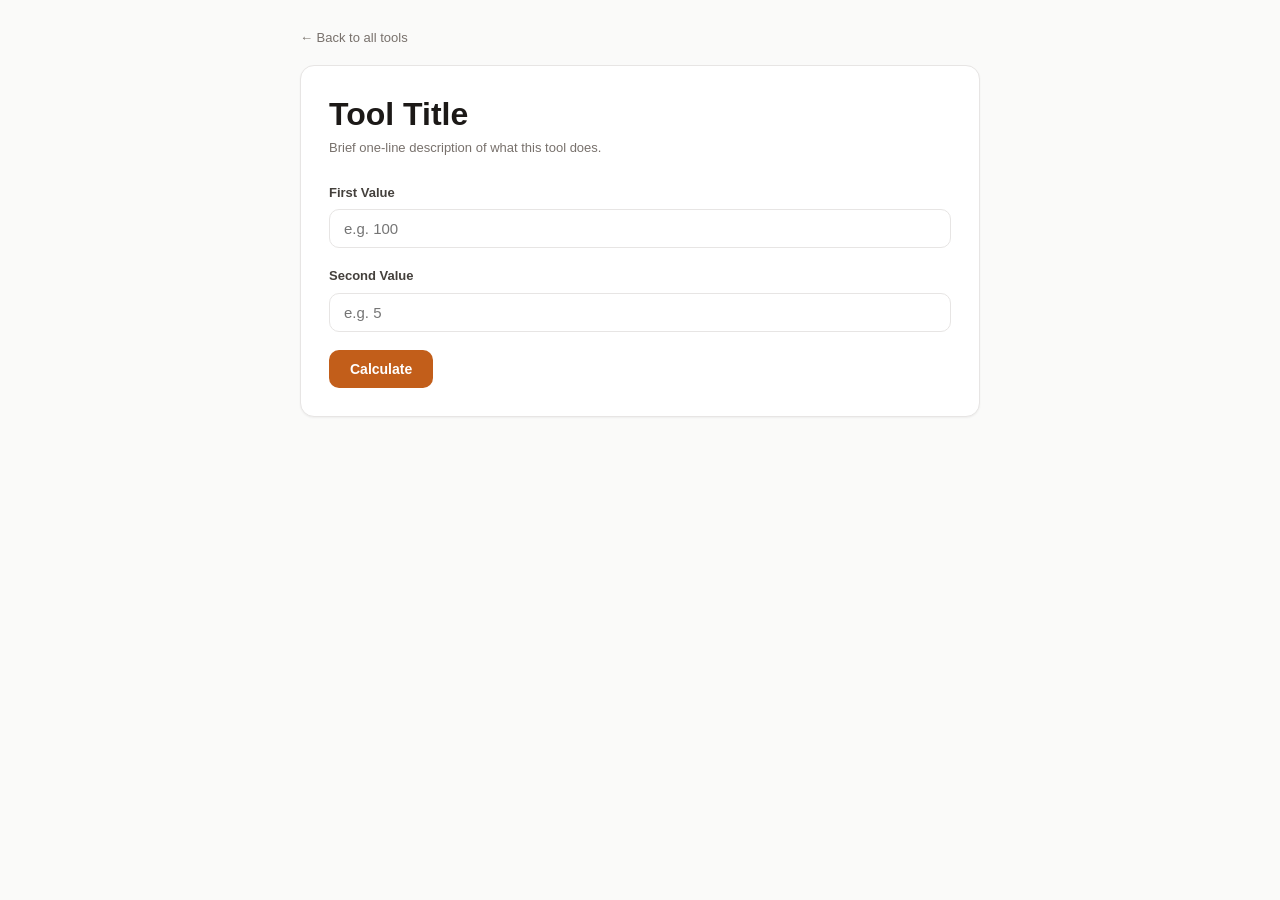
<file: students/_template/index.html>
<!DOCTYPE html>
<html lang="en">
<head>
  <meta charset="UTF-8">
  <meta name="viewport" content="width=device-width, initial-scale=1.0">
  <title>Tool Name — Lahore Toolbox</title>
  <link rel="stylesheet" href="../../styles/shared.css">
  <link rel="stylesheet" href="style.css">
</head>
<body>
  <div class="container">
    <a href="../../index.html" class="back-link">&larr; Back to all tools</a>

    <div class="card">
      <h1>Tool Title</h1>
      <p class="muted" style="margin-top: 4px; margin-bottom: 24px;">
        Brief one-line description of what this tool does.
      </p>

      <div class="form-group">
        <label for="example-input">First Value</label>
        <input type="number" id="example-input" class="input" placeholder="e.g. 100">
      </div>

      <div class="form-group">
        <label for="second-input">Second Value</label>
        <input type="number" id="second-input" class="input" placeholder="e.g. 5">
      </div>

      <button id="calculate-btn" class="btn">Calculate</button>

      <div id="result" class="result" hidden></div>
    </div>
  </div>

  <script src="script.js"></script>
</body>
</html>
</file>
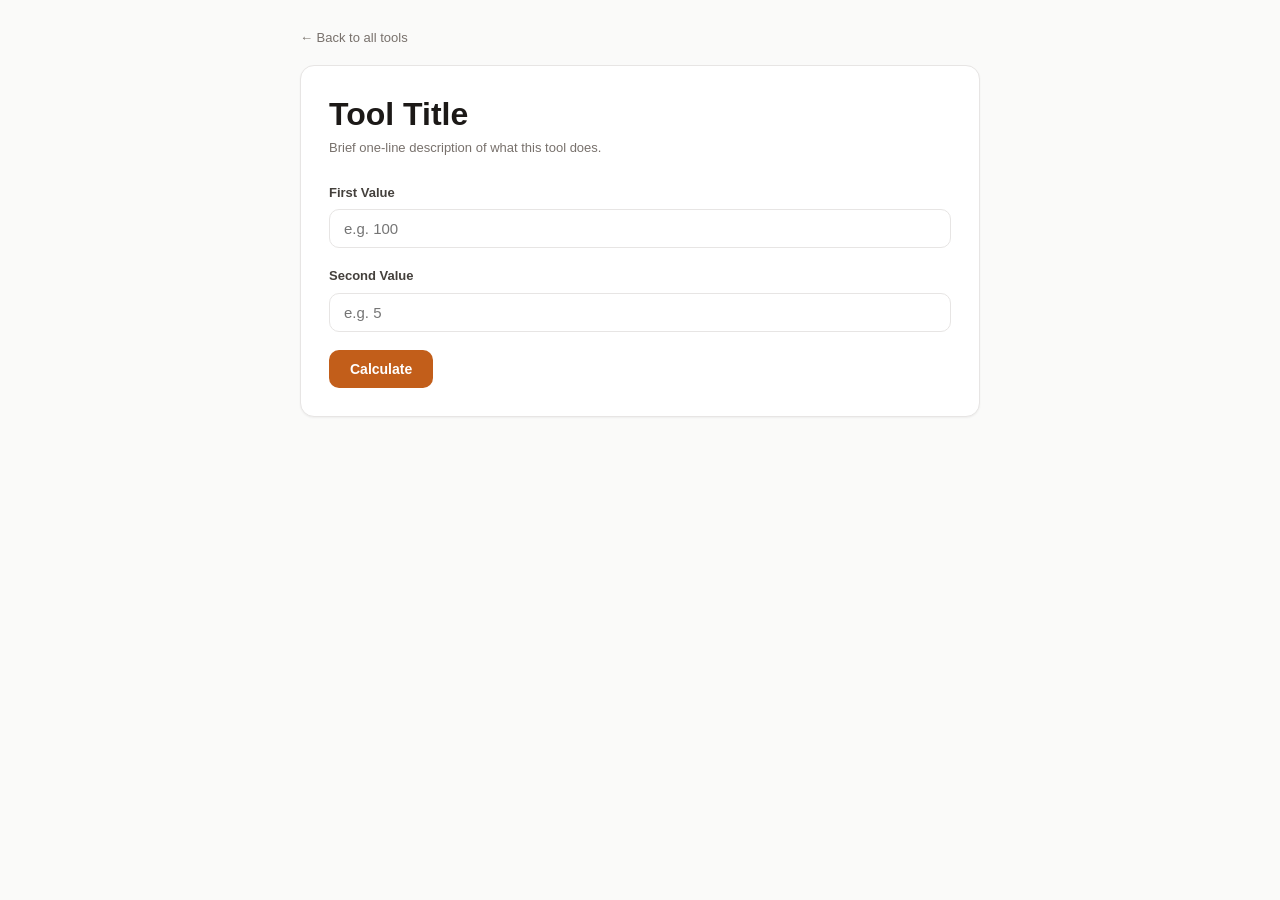
<file: public/students/_template/index.html>
<!DOCTYPE html>
<html lang="en">
<head>
  <meta charset="UTF-8">
  <meta name="viewport" content="width=device-width, initial-scale=1.0">
  <!-- TODO: Change title to your tool name -->
  <title>Tool Name — Lahore Toolbox</title>
  <link rel="stylesheet" href="../../styles/shared.css">
  <link rel="stylesheet" href="style.css">
</head>
<body>
  <div class="container">
    <!-- Keep this back link so users can easily return to the toolbox home -->
    <a href="../../index.html" class="back-link">&larr; Back to all tools</a>

    <div class="card">
      <!-- TODO: Change heading and description -->
      <h1>Tool Title</h1>
      <p class="muted" style="margin-top: 4px; margin-bottom: 24px;">
        Brief one-line description of what this tool does.
      </p>

      <!-- TODO: Add your input fields inside .form-group containers -->
      <div class="form-group">
        <label for="example-input">First Value</label>
        <input type="number" id="example-input" class="input" placeholder="e.g. 100">
      </div>

      <div class="form-group">
        <label for="second-input">Second Value</label>
        <input type="number" id="second-input" class="input" placeholder="e.g. 5">
      </div>

      <button id="calculate-btn" class="btn">Calculate</button>

      <!-- Result element: hidden by default, script will populate and unhide -->
      <div id="result" class="result" hidden></div>
    </div>
  </div>

  <script src="script.js"></script>
</body>
</html>
</file>
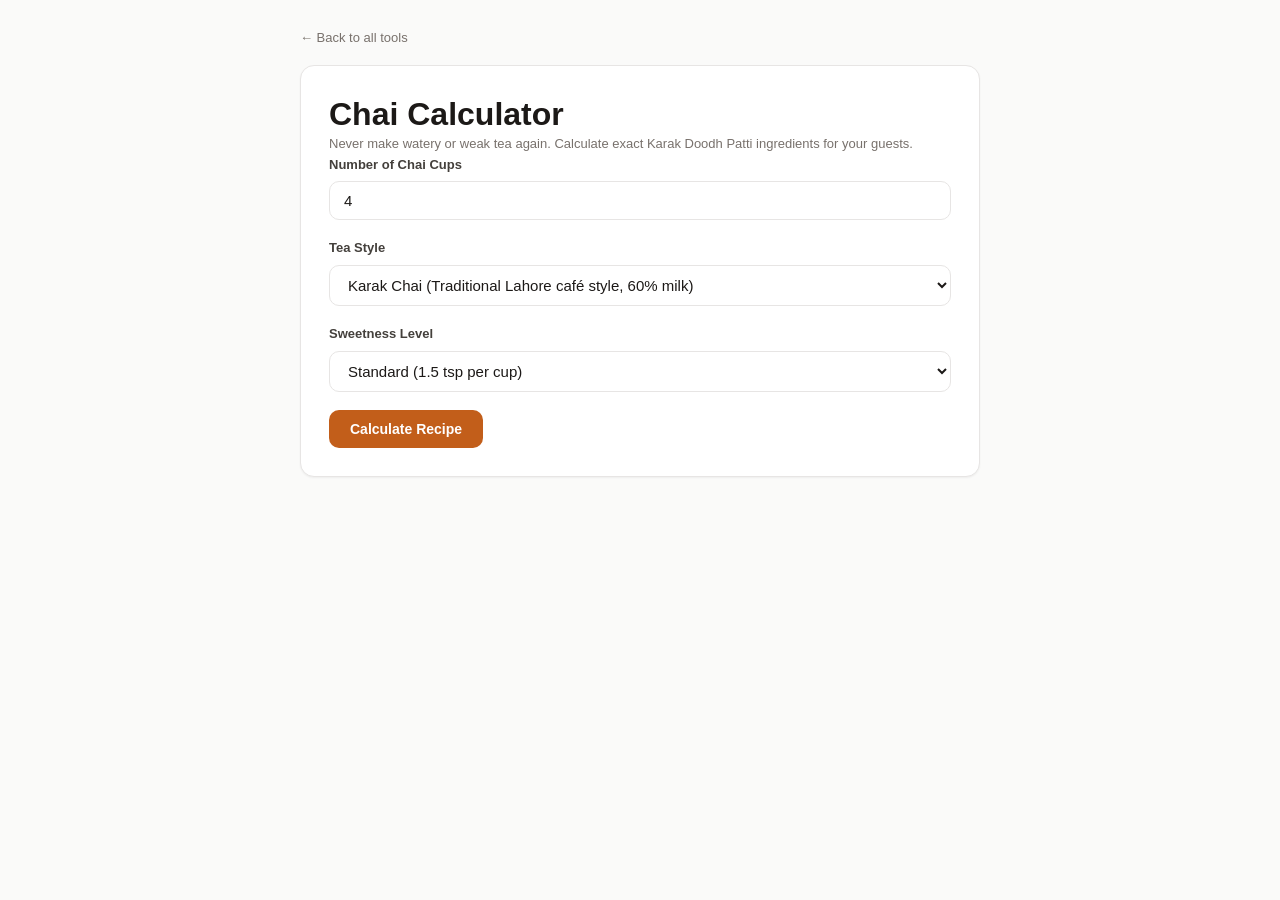
<file: public/students/ayesha-khan/index.html>
<!DOCTYPE html>
<html lang="en">
<head>
  <meta charset="UTF-8">
  <meta name="viewport" content="width=device-width, initial-scale=1.0">
  <title>Chai Calculator — Lahore Toolbox</title>
  <link rel="stylesheet" href="../../styles/shared.css">
  <link rel="stylesheet" href="style.css">
</head>
<body>
  <div class="container">
    <a href="../../index.html" class="back-link">&larr; Back to all tools</a>

    <div class="card">
      <div class="tool-header">
        <h1>Chai Calculator</h1>
        <p class="muted">Never make watery or weak tea again. Calculate exact Karak Doodh Patti ingredients for your guests.</p>
      </div>

      <div class="form-group">
        <label for="guest-count">Number of Chai Cups</label>
        <input type="number" id="guest-count" class="input" value="4" min="1" max="100">
      </div>

      <div class="form-group">
        <label for="chai-style">Tea Style</label>
        <select id="chai-style" class="input">
          <option value="karak">Karak Chai (Traditional Lahore café style, 60% milk)</option>
          <option value="doodh-patti">Pure Doodh Patti (Rich & creamy, 90% milk)</option>
          <option value="light">Subtle Light Chai (50% water, 50% milk)</option>
        </select>
      </div>

      <div class="form-group">
        <label for="sweetness">Sweetness Level</label>
        <select id="sweetness" class="input">
          <option value="0">Sugar-free (Phiki)</option>
          <option value="0.75">Kam Meethi (0.75 tsp per cup)</option>
          <option value="1.5" selected>Standard (1.5 tsp per cup)</option>
          <option value="2.5">Tezz Meethi (2.5 tsp per cup)</option>
        </select>
      </div>

      <button id="calculate-btn" class="btn">Calculate Recipe</button>

      <div id="result" class="result" hidden></div>
    </div>
  </div>

  <script src="script.js"></script>
</body>
</html>
</file>
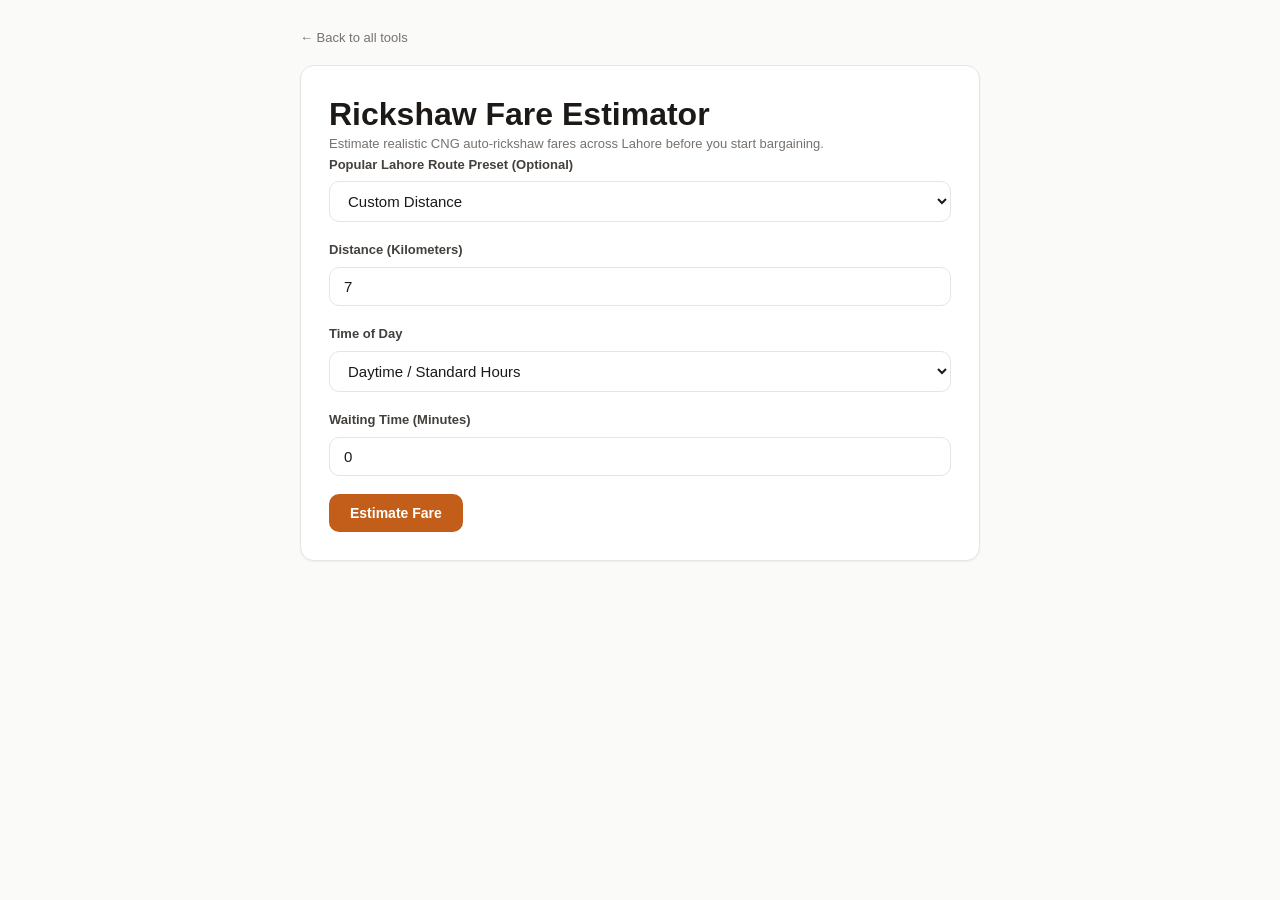
<file: public/students/bilal-ahmed/index.html>
<!DOCTYPE html>
<html lang="en">
<head>
  <meta charset="UTF-8">
  <meta name="viewport" content="width=device-width, initial-scale=1.0">
  <title>Rickshaw Fare Estimator — Lahore Toolbox</title>
  <link rel="stylesheet" href="../../styles/shared.css">
  <link rel="stylesheet" href="style.css">
</head>
<body>
  <div class="container">
    <a href="../../index.html" class="back-link">&larr; Back to all tools</a>

    <div class="card">
      <div class="tool-header">
        <h1>Rickshaw Fare Estimator</h1>
        <p class="muted">Estimate realistic CNG auto-rickshaw fares across Lahore before you start bargaining.</p>
      </div>

      <div class="form-group">
        <label for="route-preset">Popular Lahore Route Preset (Optional)</label>
        <select id="route-preset" class="input">
          <option value="">Custom Distance</option>
          <option value="3">Liberty Market &harr; MM Alam Road (3 km)</option>
          <option value="6">Model Town &harr; Packages Mall (6 km)</option>
          <option value="11">Gulberg III &harr; Badshahi Mosque / Fort (11 km)</option>
          <option value="15">DHA Phase 5 &harr; Mall Road (15 km)</option>
          <option value="18">Thokar Niaz Baig &harr; Anarkali Bazaar (18 km)</option>
        </select>
      </div>

      <div class="form-group">
        <label for="distance-km">Distance (Kilometers)</label>
        <input type="number" id="distance-km" class="input" placeholder="e.g. 8.5" min="0.5" step="0.5" value="7">
      </div>

      <div class="form-group">
        <label for="time-period">Time of Day</label>
        <select id="time-period" class="input">
          <option value="day">Daytime / Standard Hours</option>
          <option value="night">Late Night (11:00 PM – 5:30 AM, +25% night rate)</option>
        </select>
      </div>

      <div class="form-group">
        <label for="wait-mins">Waiting Time (Minutes)</label>
        <input type="number" id="wait-mins" class="input" value="0" min="0" step="5">
      </div>

      <button id="calculate-btn" class="btn">Estimate Fare</button>

      <div id="result" class="result" hidden></div>
    </div>
  </div>

  <script src="script.js"></script>
</body>
</html>
</file>
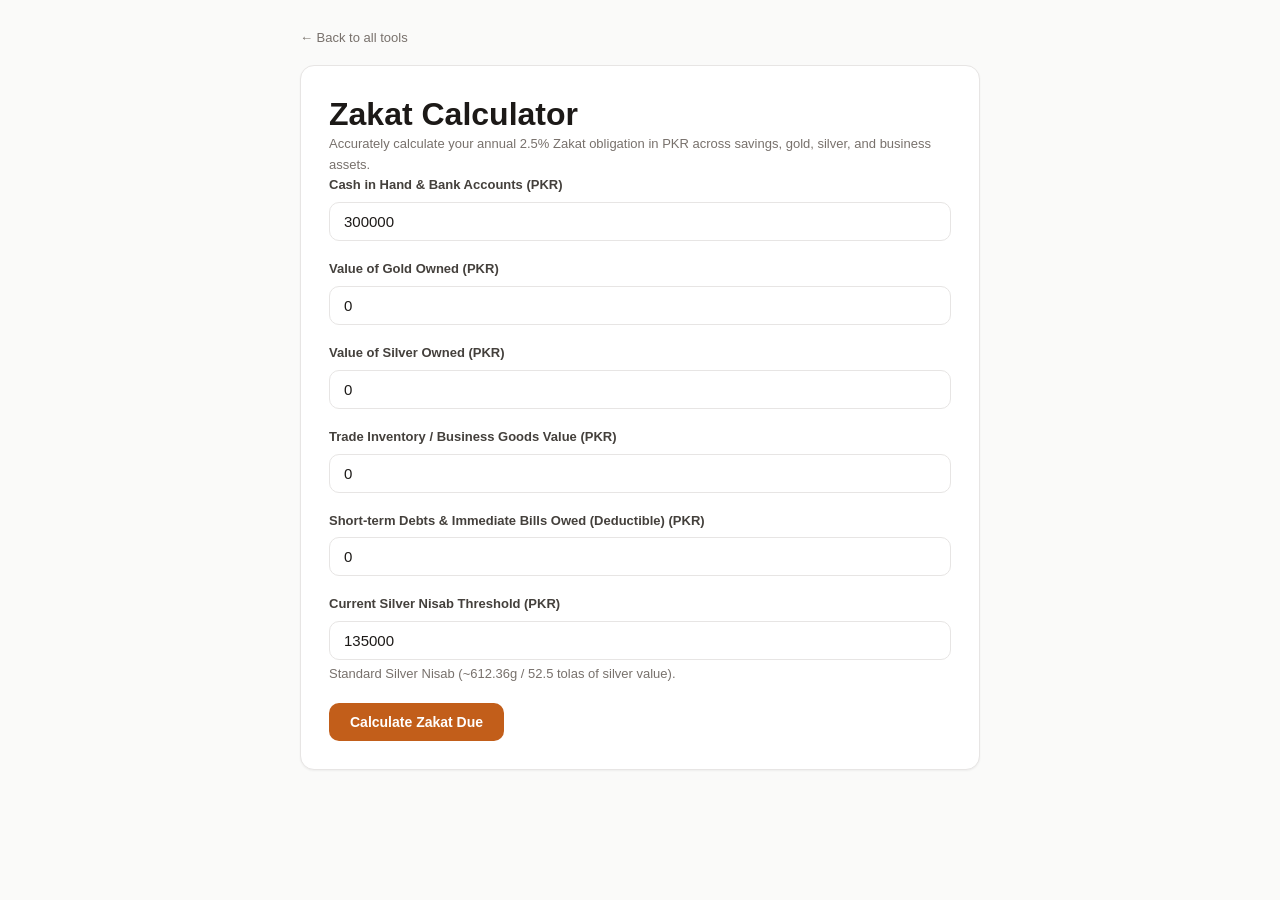
<file: public/students/fatima-noor/index.html>
<!DOCTYPE html>
<html lang="en">
<head>
  <meta charset="UTF-8">
  <meta name="viewport" content="width=device-width, initial-scale=1.0">
  <title>Zakat Calculator — Lahore Toolbox</title>
  <link rel="stylesheet" href="../../styles/shared.css">
  <link rel="stylesheet" href="style.css">
</head>
<body>
  <div class="container">
    <a href="../../index.html" class="back-link">&larr; Back to all tools</a>

    <div class="card">
      <div class="tool-header">
        <h1>Zakat Calculator</h1>
        <p class="muted">Accurately calculate your annual 2.5% Zakat obligation in PKR across savings, gold, silver, and business assets.</p>
      </div>

      <div class="form-group">
        <label for="cash-amount">Cash in Hand & Bank Accounts (PKR)</label>
        <input type="number" id="cash-amount" class="input" placeholder="e.g. 250000" min="0" value="300000">
      </div>

      <div class="form-group">
        <label for="gold-amount">Value of Gold Owned (PKR)</label>
        <input type="number" id="gold-amount" class="input" placeholder="e.g. 180000" min="0" value="0">
      </div>

      <div class="form-group">
        <label for="silver-amount">Value of Silver Owned (PKR)</label>
        <input type="number" id="silver-amount" class="input" placeholder="e.g. 35000" min="0" value="0">
      </div>

      <div class="form-group">
        <label for="biz-amount">Trade Inventory / Business Goods Value (PKR)</label>
        <input type="number" id="biz-amount" class="input" placeholder="e.g. 500000" min="0" value="0">
      </div>

      <div class="form-group">
        <label for="debt-amount">Short-term Debts & Immediate Bills Owed (Deductible) (PKR)</label>
        <input type="number" id="debt-amount" class="input" placeholder="e.g. 40000" min="0" value="0">
      </div>

      <div class="form-group">
        <label for="nisab-threshold">Current Silver Nisab Threshold (PKR)</label>
        <input type="number" id="nisab-threshold" class="input" value="135000" min="10000">
        <span class="muted" style="display:block; margin-top:4px;">Standard Silver Nisab (~612.36g / 52.5 tolas of silver value).</span>
      </div>

      <button id="calculate-btn" class="btn">Calculate Zakat Due</button>

      <div id="result" class="result" hidden></div>
    </div>
  </div>

  <script src="script.js"></script>
</body>
</html>
</file>
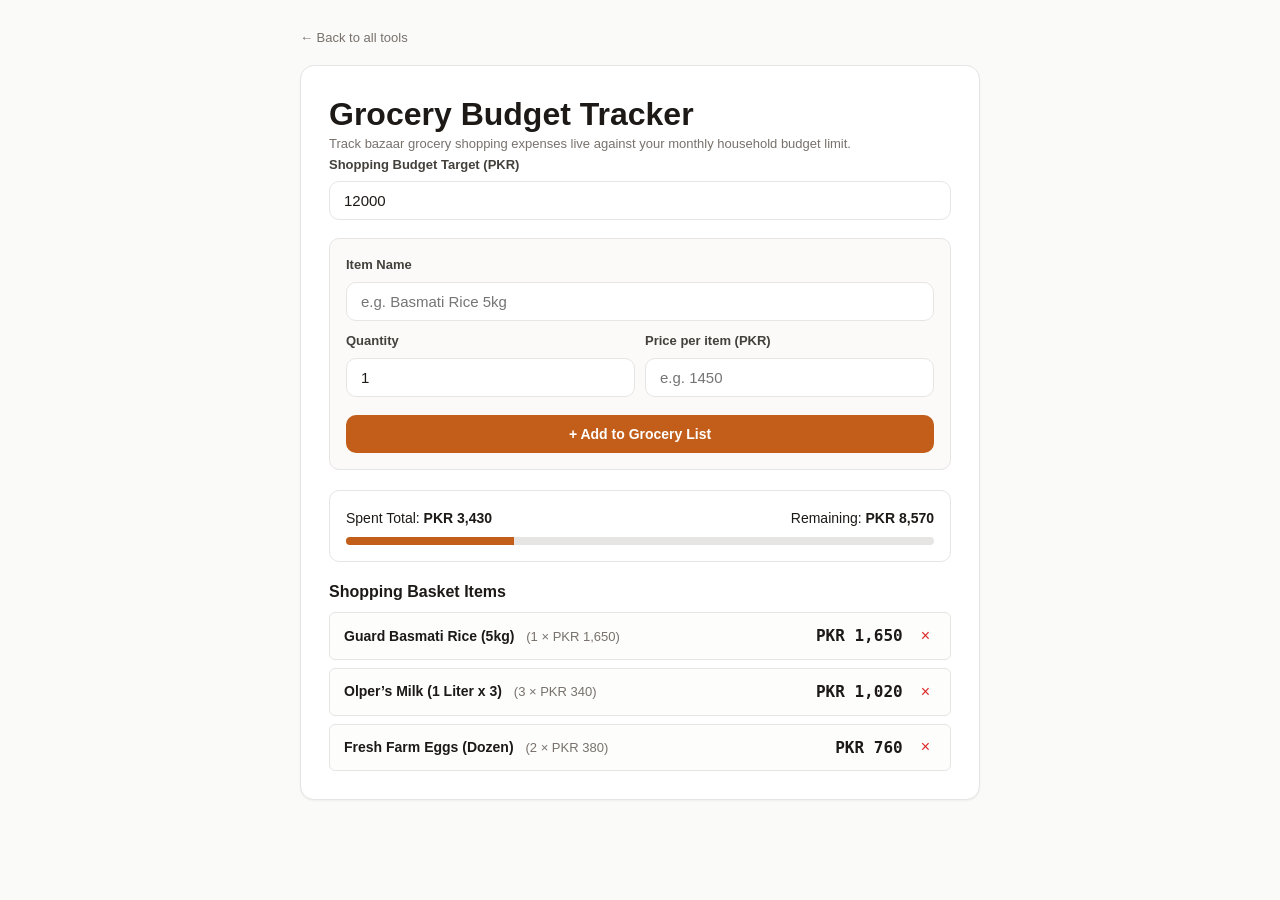
<file: public/students/hamza-sheikh/index.html>
<!DOCTYPE html>
<html lang="en">
<head>
  <meta charset="UTF-8">
  <meta name="viewport" content="width=device-width, initial-scale=1.0">
  <title>Grocery Budget Tracker — Lahore Toolbox</title>
  <link rel="stylesheet" href="../../styles/shared.css">
  <link rel="stylesheet" href="style.css">
</head>
<body>
  <div class="container">
    <a href="../../index.html" class="back-link">&larr; Back to all tools</a>

    <div class="card">
      <div class="tool-header">
        <h1>Grocery Budget Tracker</h1>
        <p class="muted">Track bazaar grocery shopping expenses live against your monthly household budget limit.</p>
      </div>

      <div class="form-group">
        <label for="monthly-budget">Shopping Budget Target (PKR)</label>
        <input type="number" id="monthly-budget" class="input" value="12000" min="500" step="500">
      </div>

      <div class="add-item-box">
        <div class="form-group" style="margin-bottom: 10px;">
          <label for="item-name">Item Name</label>
          <input type="text" id="item-name" class="input" placeholder="e.g. Basmati Rice 5kg">
        </div>
        
        <div style="display: grid; grid-template-columns: 1fr 1fr; gap: 10px;">
          <div class="form-group">
            <label for="item-qty">Quantity</label>
            <input type="number" id="item-qty" class="input" value="1" min="1" step="1">
          </div>
          <div class="form-group">
            <label for="item-price">Price per item (PKR)</label>
            <input type="number" id="item-price" class="input" placeholder="e.g. 1450" min="1">
          </div>
        </div>

        <button id="add-item-btn" class="btn" style="width: 100%;">+ Add to Grocery List</button>
      </div>

      <div class="budget-status-card" id="budget-status">
        <div class="status-row">
          <span>Spent Total: <strong id="spent-display">PKR 0</strong></span>
          <span>Remaining: <strong id="remaining-display">PKR 12,000</strong></span>
        </div>
        <div class="progress-bar-bg">
          <div class="progress-bar-fill" id="progress-bar" style="width: 0%;"></div>
        </div>
      </div>

      <h3 style="font-size: 16px; margin: 20px 0 10px;">Shopping Basket Items</h3>
      <div id="items-list" class="items-list-container">
        <!-- populated dynamically -->
      </div>
    </div>
  </div>

  <script src="script.js"></script>
</body>
</html>
</file>
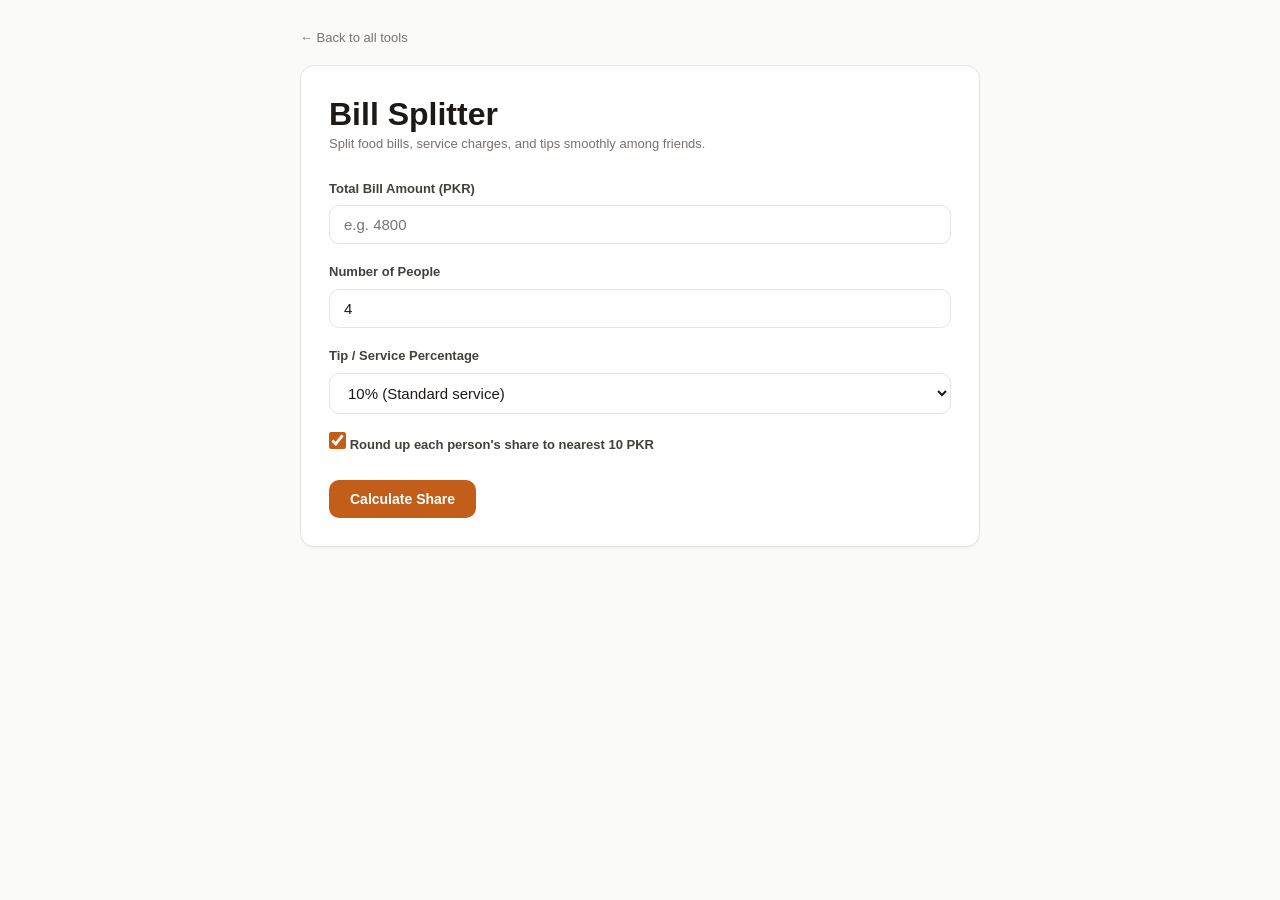
<file: public/students/instructor/index.html>
<!DOCTYPE html>
<html lang="en">
<head>
  <meta charset="UTF-8">
  <meta name="viewport" content="width=device-width, initial-scale=1.0">
  <title>Bill Splitter — Lahore Toolbox</title>
  <link rel="stylesheet" href="../../styles/shared.css">
  <link rel="stylesheet" href="style.css">
</head>
<body>
  <div class="container">
    <a href="../../index.html" class="back-link">&larr; Back to all tools</a>

    <div class="card">
      <div class="tool-header">
        <h1>Bill Splitter</h1>
        <p class="muted">Split food bills, service charges, and tips smoothly among friends.</p>
      </div>

      <div class="form-group">
        <label for="bill-amount">Total Bill Amount (PKR)</label>
        <input type="number" id="bill-amount" class="input" placeholder="e.g. 4800" min="0" step="10">
      </div>

      <div class="form-group">
        <label for="num-people">Number of People</label>
        <input type="number" id="num-people" class="input" value="4" min="1" max="50">
      </div>

      <div class="form-group">
        <label for="tip-select">Tip / Service Percentage</label>
        <select id="tip-select" class="input">
          <option value="0">0% (No tip)</option>
          <option value="5">5% (Casual café)</option>
          <option value="10" selected>10% (Standard service)</option>
          <option value="15">15% (Great service)</option>
          <option value="20">20% (Exceptional)</option>
        </select>
      </div>

      <div class="form-group checkbox-group">
        <label class="checkbox-label">
          <input type="checkbox" id="round-up" checked>
          <span>Round up each person's share to nearest 10 PKR</span>
        </label>
      </div>

      <button id="calculate-btn" class="btn">Calculate Share</button>

      <div id="result" class="result" hidden></div>
    </div>
  </div>

  <script src="script.js"></script>
</body>
</html>
</file>
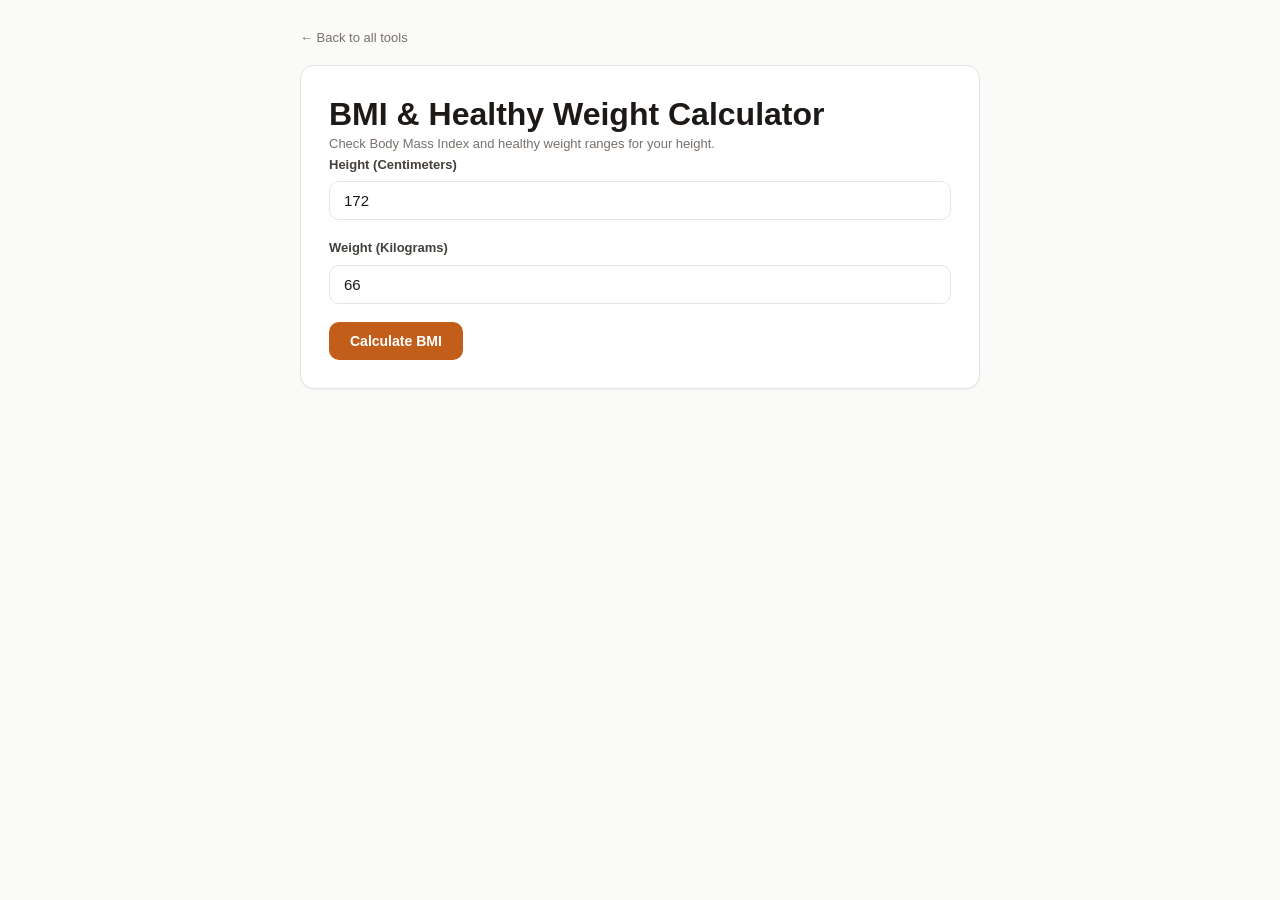
<file: public/students/sara-malik/index.html>
<!DOCTYPE html>
<html lang="en">
<head>
  <meta charset="UTF-8">
  <meta name="viewport" content="width=device-width, initial-scale=1.0">
  <title>BMI Calculator — Lahore Toolbox</title>
  <link rel="stylesheet" href="../../styles/shared.css">
  <link rel="stylesheet" href="style.css">
</head>
<body>
  <div class="container">
    <a href="../../index.html" class="back-link">&larr; Back to all tools</a>

    <div class="card">
      <div class="tool-header">
        <h1>BMI & Healthy Weight Calculator</h1>
        <p class="muted">Check Body Mass Index and healthy weight ranges for your height.</p>
      </div>

      <div class="form-group">
        <label for="height-cm">Height (Centimeters)</label>
        <input type="number" id="height-cm" class="input" placeholder="e.g. 175" value="172" min="100" max="250">
      </div>

      <div class="form-group">
        <label for="weight-kg">Weight (Kilograms)</label>
        <input type="number" id="weight-kg" class="input" placeholder="e.g. 68" value="66" min="20" max="300" step="0.5">
      </div>

      <button id="calculate-btn" class="btn">Calculate BMI</button>

      <div id="result" class="result" hidden></div>
    </div>
  </div>

  <script src="script.js"></script>
</body>
</html>
</file>
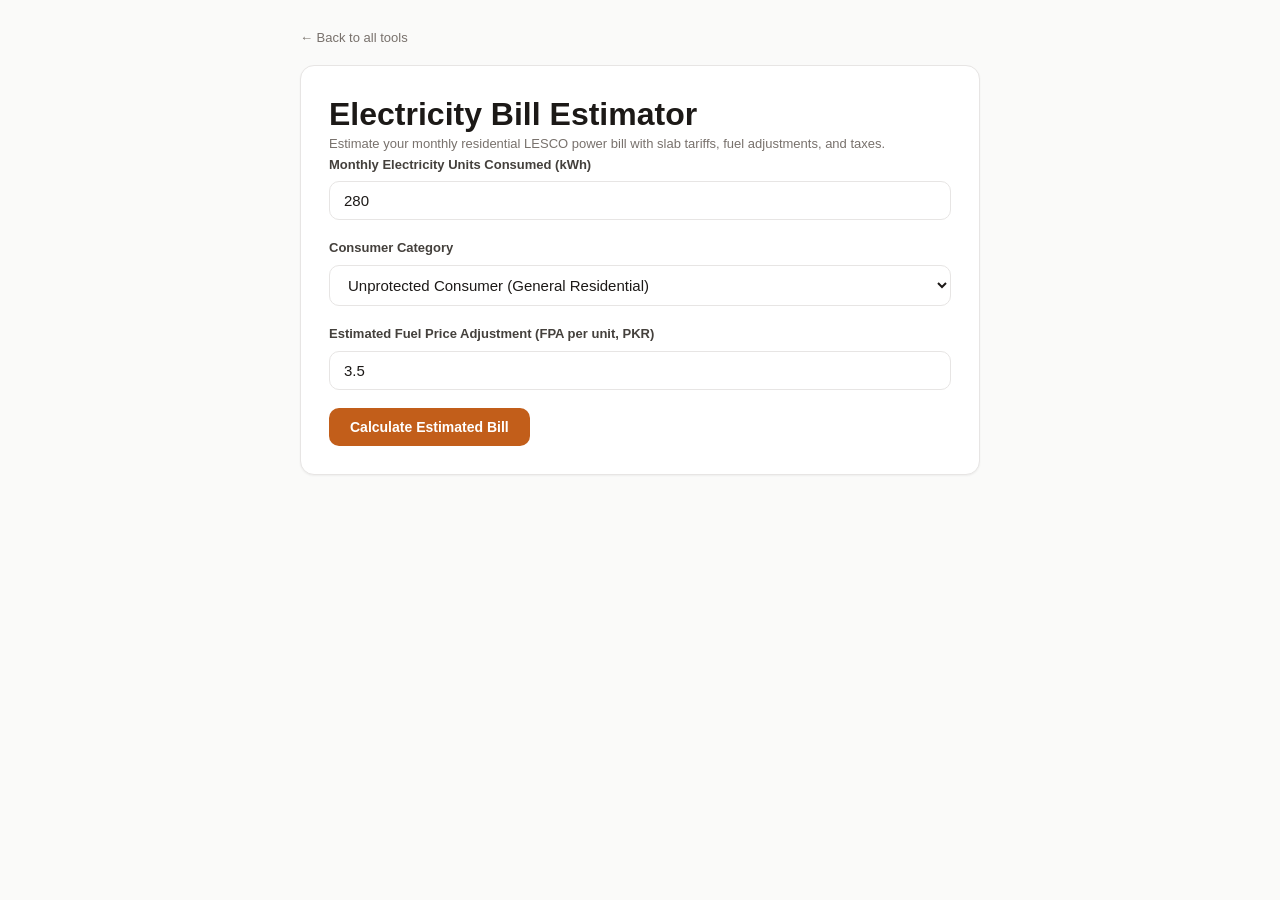
<file: public/students/usman-tariq/index.html>
<!DOCTYPE html>
<html lang="en">
<head>
  <meta charset="UTF-8">
  <meta name="viewport" content="width=device-width, initial-scale=1.0">
  <title>Electricity Bill Estimator — Lahore Toolbox</title>
  <link rel="stylesheet" href="../../styles/shared.css">
  <link rel="stylesheet" href="style.css">
</head>
<body>
  <div class="container">
    <a href="../../index.html" class="back-link">&larr; Back to all tools</a>

    <div class="card">
      <div class="tool-header">
        <h1>Electricity Bill Estimator</h1>
        <p class="muted">Estimate your monthly residential LESCO power bill with slab tariffs, fuel adjustments, and taxes.</p>
      </div>

      <div class="form-group">
        <label for="units-consumed">Monthly Electricity Units Consumed (kWh)</label>
        <input type="number" id="units-consumed" class="input" placeholder="e.g. 320" min="1" max="5000" value="280">
      </div>

      <div class="form-group">
        <label for="consumer-category">Consumer Category</label>
        <select id="consumer-category" class="input">
          <option value="unprotected" selected>Unprotected Consumer (General Residential)</option>
          <option value="protected">Protected Lifeline Consumer (&le;200 units for last 6 months)</option>
        </select>
      </div>

      <div class="form-group">
        <label for="fpa-rate">Estimated Fuel Price Adjustment (FPA per unit, PKR)</label>
        <input type="number" id="fpa-rate" class="input" value="3.5" step="0.5">
      </div>

      <button id="calculate-btn" class="btn">Calculate Estimated Bill</button>

      <div id="result" class="result" hidden></div>
    </div>
  </div>

  <script src="script.js"></script>
</body>
</html>
</file>
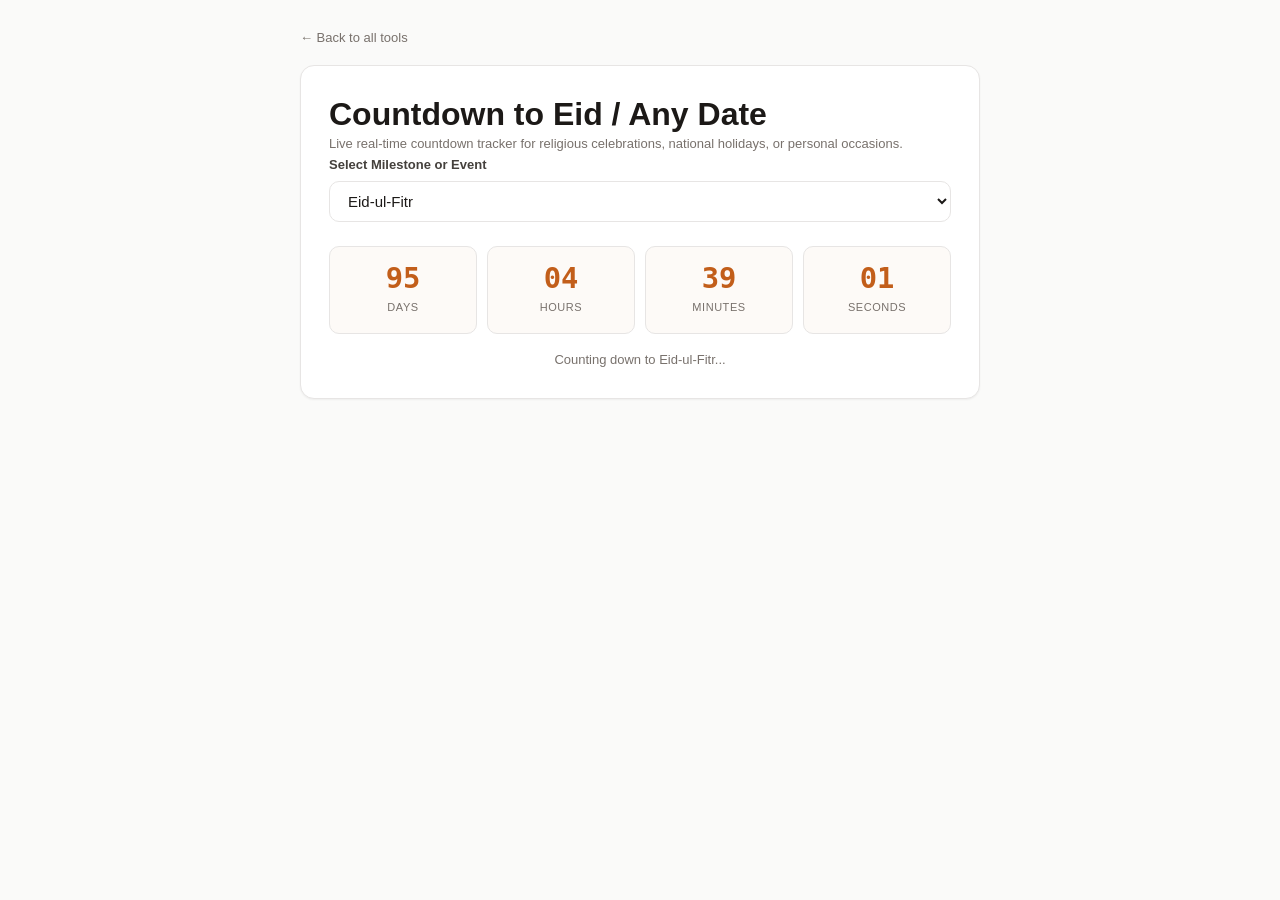
<file: public/students/zainab-ali/index.html>
<!DOCTYPE html>
<html lang="en">
<head>
  <meta charset="UTF-8">
  <meta name="viewport" content="width=device-width, initial-scale=1.0">
  <title>Countdown to Eid / Any Date — Lahore Toolbox</title>
  <link rel="stylesheet" href="../../styles/shared.css">
  <link rel="stylesheet" href="style.css">
</head>
<body>
  <div class="container">
    <a href="../../index.html" class="back-link">&larr; Back to all tools</a>

    <div class="card">
      <div class="tool-header">
        <h1>Countdown to Eid / Any Date</h1>
        <p class="muted">Live real-time countdown tracker for religious celebrations, national holidays, or personal occasions.</p>
      </div>

      <div class="form-group">
        <label for="event-preset">Select Milestone or Event</label>
        <select id="event-preset" class="input">
          <option value="2027-03-10T00:00:00">Eid-ul-Fitr</option>
          <option value="2027-05-17T00:00:00">Eid-ul-Adha</option>
          <option value="2027-08-14T00:00:00">Pakistan Independence Day (14 Aug)</option>
          <option value="2027-03-23T00:00:00">Pakistan Day (23 March)</option>
          <option value="custom">Choose Custom Target Date</option>
        </select>
      </div>

      <div class="form-group" id="custom-date-group" style="display: none;">
        <label for="custom-date">Pick Custom Date and Time</label>
        <input type="datetime-local" id="custom-date" class="input">
      </div>

      <div class="countdown-display" id="countdown-grid">
        <div class="countdown-slot">
          <span class="slot-num" id="days-val">--</span>
          <span class="slot-label">Days</span>
        </div>
        <div class="countdown-slot">
          <span class="slot-num" id="hours-val">--</span>
          <span class="slot-label">Hours</span>
        </div>
        <div class="countdown-slot">
          <span class="slot-num" id="mins-val">--</span>
          <span class="slot-label">Minutes</span>
        </div>
        <div class="countdown-slot">
          <span class="slot-num" id="secs-val">--</span>
          <span class="slot-label">Seconds</span>
        </div>
      </div>

      <div id="countdown-status" class="muted" style="text-align: center; margin-top: 14px;">
        Tracking live time...
      </div>
    </div>
  </div>

  <script src="script.js"></script>
</body>
</html>
</file>
<file: styles/shared.css>
/* ========================================================
   Lahore Toolbox — Shared Stylesheet (styles/shared.css)
   Used across all student projects for a coherent design system.
   ======================================================== */

:root {
  --color-bg: #fafaf9;
  --color-surface: #ffffff;
  --color-text: #1c1917;
  --color-text-secondary: #44403c;
  --color-muted: #78716c;
  --color-border: #e7e5e4;
  --color-border-hover: #d6d3d1;
  --color-accent: #c25e1a; /* Warm terracotta brick tone of Lahore */
  --color-accent-hover: #a14b10;
  --color-accent-subtle: #fef3c7;
  --color-accent-text: #78350f;
  --color-error: #dc2626;
  --color-error-bg: #fef2f2;
  --color-error-border: #fecaca;
  --color-success: #15803d;
  --color-success-bg: #f0fdf4;
  
  --radius-sm: 6px;
  --radius-md: 10px;
  --radius-lg: 14px;
  
  --shadow-sm: 0 1px 2px 0 rgba(0, 0, 0, 0.05);
  --shadow-md: 0 4px 6px -1px rgba(0, 0, 0, 0.07), 0 2px 4px -2px rgba(0, 0, 0, 0.05);
  
  --font-family-display: 'Outfit', -apple-system, BlinkMacSystemFont, "Segoe UI", Roboto, sans-serif;
  --font-family-body: 'Plus Jakarta Sans', -apple-system, BlinkMacSystemFont, "Segoe UI", Roboto, sans-serif;
  --font-family-mono: 'JetBrains Mono', ui-monospace, SFMono-Regular, monospace;
}

* {
  box-sizing: border-box;
  margin: 0;
  padding: 0;
}

body {
  font-family: var(--font-family-body);
  background-color: var(--color-bg);
  color: var(--color-text);
  line-height: 1.6;
  padding: 24px 16px;
  -webkit-font-smoothing: antialiased;
}

h1, h2, h3, h4 {
  font-family: var(--font-family-display);
  font-weight: 700;
  color: var(--color-text);
  line-height: 1.25;
}

/* Container */
.container {
  max-width: 680px;
  margin: 0 auto;
  width: 100%;
}

/* Card */
.card {
  background: var(--color-surface);
  border: 1px solid var(--color-border);
  border-radius: var(--radius-lg);
  padding: 28px;
  margin-bottom: 24px;
  box-shadow: var(--shadow-sm);
  transition: border-color 0.15s ease;
}

/* Buttons */
.btn {
  display: inline-flex;
  align-items: center;
  justify-content: center;
  gap: 8px;
  background-color: var(--color-accent);
  color: #ffffff;
  border: 1px solid transparent;
  border-radius: var(--radius-md);
  padding: 10px 20px;
  font-family: var(--font-family-body);
  font-size: 14px;
  font-weight: 600;
  cursor: pointer;
  text-decoration: none;
  transition: background-color 0.15s ease, transform 0.05s ease;
  white-space: nowrap;
}

.btn:hover {
  background-color: var(--color-accent-hover);
}

.btn:active {
  transform: translateY(1px);
}

.btn-secondary {
  background-color: transparent;
  color: var(--color-text);
  border: 1px solid var(--color-border);
}

.btn-secondary:hover {
  background-color: #f5f5f4;
  border-color: var(--color-border-hover);
}

/* Form Inputs */
.form-group {
  margin-bottom: 18px;
}

.form-group label {
  display: block;
  font-size: 13px;
  font-weight: 600;
  color: var(--color-text-secondary);
  margin-bottom: 6px;
}

.input, select.input, textarea.input {
  width: 100%;
  padding: 10px 14px;
  font-family: var(--font-family-body);
  font-size: 15px;
  color: var(--color-text);
  background-color: #ffffff;
  border: 1px solid var(--color-border);
  border-radius: var(--radius-md);
  outline: none;
  transition: border-color 0.15s ease, box-shadow 0.15s ease;
}

.input:focus {
  border-color: var(--color-accent);
  box-shadow: 0 0 0 3px rgba(194, 94, 26, 0.15);
}

/* Results */
.result {
  margin-top: 20px;
  padding: 18px;
  background-color: #f7f6f5;
  border: 1px solid var(--color-border);
  border-radius: var(--radius-md);
  font-size: 15px;
  color: var(--color-text);
}

.result strong {
  font-family: var(--font-family-mono);
  font-size: 1.15rem;
  color: var(--color-accent);
}

.result.error {
  background-color: var(--color-error-bg);
  border-color: var(--color-error-border);
  color: var(--color-error);
}

/* Muted text */
.muted {
  color: var(--color-muted);
  font-size: 13px;
}

/* Back Link */
.back-link {
  display: inline-flex;
  align-items: center;
  gap: 6px;
  font-size: 13px;
  font-weight: 500;
  color: var(--color-muted);
  text-decoration: none;
  margin-bottom: 16px;
  transition: color 0.15s ease;
}

.back-link:hover {
  color: var(--color-accent);
}
</file>
<file: students/_template/style.css>
/* Student Custom Styles (style.css) */
</file>
<file: public/styles/shared.css>
/* ========================================================
   Lahore Toolbox — Shared Stylesheet (styles/shared.css)
   Used across all student projects for a coherent design system.
   ======================================================== */

:root {
  --color-bg: #fafaf9;
  --color-surface: #ffffff;
  --color-text: #1c1917;
  --color-text-secondary: #44403c;
  --color-muted: #78716c;
  --color-border: #e7e5e4;
  --color-border-hover: #d6d3d1;
  --color-accent: #c25e1a; /* Warm terracotta brick tone of Lahore */
  --color-accent-hover: #a14b10;
  --color-accent-subtle: #fef3c7;
  --color-accent-text: #78350f;
  --color-error: #dc2626;
  --color-error-bg: #fef2f2;
  --color-error-border: #fecaca;
  --color-success: #15803d;
  --color-success-bg: #f0fdf4;
  
  --radius-sm: 6px;
  --radius-md: 10px;
  --radius-lg: 14px;
  
  --shadow-sm: 0 1px 2px 0 rgba(0, 0, 0, 0.05);
  --shadow-md: 0 4px 6px -1px rgba(0, 0, 0, 0.07), 0 2px 4px -2px rgba(0, 0, 0, 0.05);
  
  --font-family-display: 'Outfit', -apple-system, BlinkMacSystemFont, "Segoe UI", Roboto, sans-serif;
  --font-family-body: 'Plus Jakarta Sans', -apple-system, BlinkMacSystemFont, "Segoe UI", Roboto, sans-serif;
  --font-family-mono: 'JetBrains Mono', ui-monospace, SFMono-Regular, monospace;
}

* {
  box-sizing: border-box;
  margin: 0;
  padding: 0;
}

body {
  font-family: var(--font-family-body);
  background-color: var(--color-bg);
  color: var(--color-text);
  line-height: 1.6;
  padding: 24px 16px;
  -webkit-font-smoothing: antialiased;
}

h1, h2, h3, h4 {
  font-family: var(--font-family-display);
  font-weight: 700;
  color: var(--color-text);
  line-height: 1.25;
}

/* Container */
.container {
  max-width: 680px;
  margin: 0 auto;
  width: 100%;
}

/* Card */
.card {
  background: var(--color-surface);
  border: 1px solid var(--color-border);
  border-radius: var(--radius-lg);
  padding: 28px;
  margin-bottom: 24px;
  box-shadow: var(--shadow-sm);
  transition: border-color 0.15s ease;
}

/* Buttons */
.btn {
  display: inline-flex;
  align-items: center;
  justify-content: center;
  gap: 8px;
  background-color: var(--color-accent);
  color: #ffffff;
  border: 1px solid transparent;
  border-radius: var(--radius-md);
  padding: 10px 20px;
  font-family: var(--font-family-body);
  font-size: 14px;
  font-weight: 600;
  cursor: pointer;
  text-decoration: none;
  transition: background-color 0.15s ease, transform 0.05s ease;
  white-space: nowrap;
}

.btn:hover {
  background-color: var(--color-accent-hover);
}

.btn:active {
  transform: translateY(1px);
}

.btn-secondary {
  background-color: transparent;
  color: var(--color-text);
  border: 1px solid var(--color-border);
}

.btn-secondary:hover {
  background-color: #f5f5f4;
  border-color: var(--color-border-hover);
}

/* Form Inputs */
.form-group {
  margin-bottom: 18px;
}

.form-group label {
  display: block;
  font-size: 13px;
  font-weight: 600;
  color: var(--color-text-secondary);
  margin-bottom: 6px;
}

.input, select.input, textarea.input {
  width: 100%;
  padding: 10px 14px;
  font-family: var(--font-family-body);
  font-size: 15px;
  color: var(--color-text);
  background-color: #ffffff;
  border: 1px solid var(--color-border);
  border-radius: var(--radius-md);
  outline: none;
  transition: border-color 0.15s ease, box-shadow 0.15s ease;
}

.input:focus {
  border-color: var(--color-accent);
  box-shadow: 0 0 0 3px rgba(194, 94, 26, 0.15);
}

/* Results */
.result {
  margin-top: 20px;
  padding: 18px;
  background-color: #f7f6f5;
  border: 1px solid var(--color-border);
  border-radius: var(--radius-md);
  font-size: 15px;
  color: var(--color-text);
}

.result strong {
  font-family: var(--font-family-mono);
  font-size: 1.15rem;
  color: var(--color-accent);
}

.result.error {
  background-color: var(--color-error-bg);
  border-color: var(--color-error-border);
  color: var(--color-error);
}

/* Muted text */
.muted {
  color: var(--color-muted);
  font-size: 13px;
}

/* Back Link */
.back-link {
  display: inline-flex;
  align-items: center;
  gap: 6px;
  font-size: 13px;
  font-weight: 500;
  color: var(--color-muted);
  text-decoration: none;
  margin-bottom: 16px;
  transition: color 0.15s ease;
}

.back-link:hover {
  color: var(--color-accent);
}
</file>
<file: public/students/_template/style.css>
/* ========================================================
   Student Custom Styles (style.css)
   Use this file for styles specific to your tool.
   You can access all CSS variables from shared.css:
   - var(--color-accent)
   - var(--color-muted)
   - var(--radius-md)
   ======================================================== */

/* TODO: Add any specific custom styling below if needed */
</file>
<file: public/students/ayesha-khan/style.css>
/* Custom styles for Chai Calculator */
.ingredient-list {
  display: grid;
  grid-template-columns: repeat(2, 1fr);
  gap: 12px;
  margin-top: 14px;
  padding-top: 14px;
  border-top: 1px dashed var(--color-border);
}

.ingredient-card {
  background: #ffffff;
  padding: 10px 14px;
  border-radius: var(--radius-sm);
  border: 1px solid var(--color-border);
}

.ingredient-name {
  font-size: 13px;
  color: var(--color-muted);
}

.ingredient-qty {
  font-size: 16px;
  font-weight: 700;
  font-family: var(--font-family-mono);
  color: var(--color-accent);
}

.tip-box {
  margin-top: 16px;
  padding: 12px 14px;
  background-color: var(--color-accent-subtle);
  border-radius: var(--radius-sm);
  font-size: 13px;
  color: var(--color-accent-text);
  line-height: 1.5;
}
</file>
<file: public/students/bilal-ahmed/style.css>
/* Custom styles for Rickshaw Fare Estimator */

.fare-range-box {
  display: flex;
  align-items: baseline;
  justify-content: space-between;
  margin-bottom: 12px;
}

.fare-range-box .main-number {
  font-family: var(--font-family-mono);
  font-size: 1.4rem;
  font-weight: 700;
  color: var(--color-accent);
}

.fare-table {
  width: 100%;
  margin-top: 14px;
  font-size: 13px;
  border-collapse: collapse;
}

.fare-table td {
  padding: 6px 0;
  border-bottom: 1px solid var(--color-border);
}

.fare-table td:last-child {
  text-align: right;
  font-family: var(--font-family-mono);
  font-weight: 600;
}

.bargain-tip {
  margin-top: 14px;
  font-size: 13px;
  color: var(--color-text-secondary);
  background: #fdfaf7;
  padding: 10px 14px;
  border-radius: var(--radius-sm);
  border: 1px solid var(--color-border);
}
</file>
<file: public/students/fatima-noor/style.css>
/* Custom styles for Zakat Calculator */
.zakat-summary-table {
  width: 100%;
  margin-top: 14px;
  font-size: 13px;
  border-collapse: collapse;
}

.zakat-summary-table td {
  padding: 8px 0;
  border-bottom: 1px solid var(--color-border);
}

.zakat-summary-table td:last-child {
  text-align: right;
  font-family: var(--font-family-mono);
  font-weight: 600;
}

.eligible-banner {
  padding: 12px;
  background-color: var(--color-success-bg);
  border: 1px solid rgba(21, 128, 61, 0.2);
  border-radius: var(--radius-sm);
  color: var(--color-success);
  margin-bottom: 12px;
  font-weight: 600;
}

.ineligible-banner {
  padding: 12px;
  background-color: #f5f5f4;
  border: 1px solid var(--color-border);
  border-radius: var(--radius-sm);
  color: var(--color-muted);
  margin-bottom: 12px;
}
</file>
<file: public/students/hamza-sheikh/style.css>
/* Custom styles for Grocery Budget Tracker */
.add-item-box {
  background: #fbfaf9;
  border: 1px solid var(--color-border);
  border-radius: var(--radius-md);
  padding: 16px;
  margin-bottom: 20px;
}

.budget-status-card {
  background: #ffffff;
  border: 1px solid var(--color-border);
  border-radius: var(--radius-md);
  padding: 16px;
  margin-top: 10px;
}

.status-row {
  display: flex;
  justify-content: space-between;
  font-size: 14px;
  margin-bottom: 8px;
}

.progress-bar-bg {
  width: 100%;
  height: 8px;
  background-color: #e7e5e4;
  border-radius: 999px;
  overflow: hidden;
}

.progress-bar-fill {
  height: 100%;
  background-color: var(--color-accent);
  transition: width 0.3s ease, background-color 0.3s ease;
}

.items-list-container {
  display: flex;
  flex-direction: column;
  gap: 8px;
}

.item-row {
  display: flex;
  align-items: center;
  justify-content: space-between;
  padding: 10px 14px;
  background: #fdfdfc;
  border: 1px solid var(--color-border);
  border-radius: var(--radius-sm);
}

.item-info {
  font-size: 14px;
}

.item-cost {
  font-family: var(--font-family-mono);
  font-weight: 600;
  margin-right: 12px;
}

.delete-btn {
  background: none;
  border: none;
  color: var(--color-error);
  cursor: pointer;
  font-size: 16px;
  padding: 2px 6px;
}
</file>
<file: public/students/instructor/style.css>
/* Custom styles for Bill Splitter */

.tool-header {
  margin-bottom: 24px;
}

.checkbox-group {
  margin-top: 8px;
  margin-bottom: 24px;
}

.checkbox-label {
  display: inline-flex;
  align-items: center;
  gap: 10px;
  cursor: pointer;
  font-size: 14px;
  color: var(--color-text-secondary);
}

.checkbox-label input[type="checkbox"] {
  width: 17px;
  height: 17px;
  accent-color: var(--color-accent);
  cursor: pointer;
}

.breakdown-grid {
  display: grid;
  grid-template-columns: repeat(2, 1fr);
  gap: 12px;
  margin-top: 14px;
  padding-top: 14px;
  border-top: 1px dashed var(--color-border);
}

.breakdown-item {
  font-size: 13px;
  color: var(--color-muted);
}

.breakdown-item strong {
  display: block;
  font-size: 15px;
  color: var(--color-text);
  font-family: var(--font-family-mono);
}
</file>
<file: public/students/sara-malik/style.css>
/* Custom styles for BMI Calculator */
.bmi-score-box {
  display: flex;
  align-items: baseline;
  justify-content: space-between;
  margin-bottom: 12px;
}

.bmi-badge {
  font-size: 13px;
  font-weight: 600;
  padding: 4px 10px;
  border-radius: var(--radius-sm);
  display: inline-block;
}

.bmi-normal {
  background: var(--color-success-bg);
  color: var(--color-success);
  border: 1px solid rgba(21, 128, 61, 0.2);
}

.bmi-warning {
  background: #fffbeb;
  color: #b45309;
  border: 1px solid #fde68a;
}

.bmi-danger {
  background: var(--color-error-bg);
  color: var(--color-error);
  border: 1px solid var(--color-error-border);
}
</file>
<file: public/students/usman-tariq/style.css>
/* Custom styles for Electricity Bill Estimator */
.bill-breakdown-list {
  width: 100%;
  margin-top: 14px;
  font-size: 13px;
  border-collapse: collapse;
}

.bill-breakdown-list td {
  padding: 6px 0;
  border-bottom: 1px solid var(--color-border);
}

.bill-breakdown-list td:last-child {
  text-align: right;
  font-family: var(--font-family-mono);
  font-weight: 600;
}

.slab-indicator {
  font-size: 12px;
  padding: 4px 8px;
  background: #f5f5f4;
  border-radius: var(--radius-sm);
  display: inline-block;
  margin-top: 8px;
}
</file>
<file: public/students/zainab-ali/style.css>
/* Custom styles for Countdown */
.countdown-display {
  display: grid;
  grid-template-columns: repeat(4, 1fr);
  gap: 10px;
  margin: 24px 0 16px;
}

.countdown-slot {
  background: #fdfaf7;
  border: 1px solid var(--color-border);
  border-radius: var(--radius-md);
  padding: 16px 8px;
  text-align: center;
}

.slot-num {
  display: block;
  font-family: var(--font-family-mono);
  font-size: 1.8rem;
  font-weight: 700;
  color: var(--color-accent);
  line-height: 1.1;
}

.slot-label {
  display: block;
  font-size: 11px;
  text-transform: uppercase;
  letter-spacing: 0.05em;
  color: var(--color-muted);
  margin-top: 4px;
}
</file>
